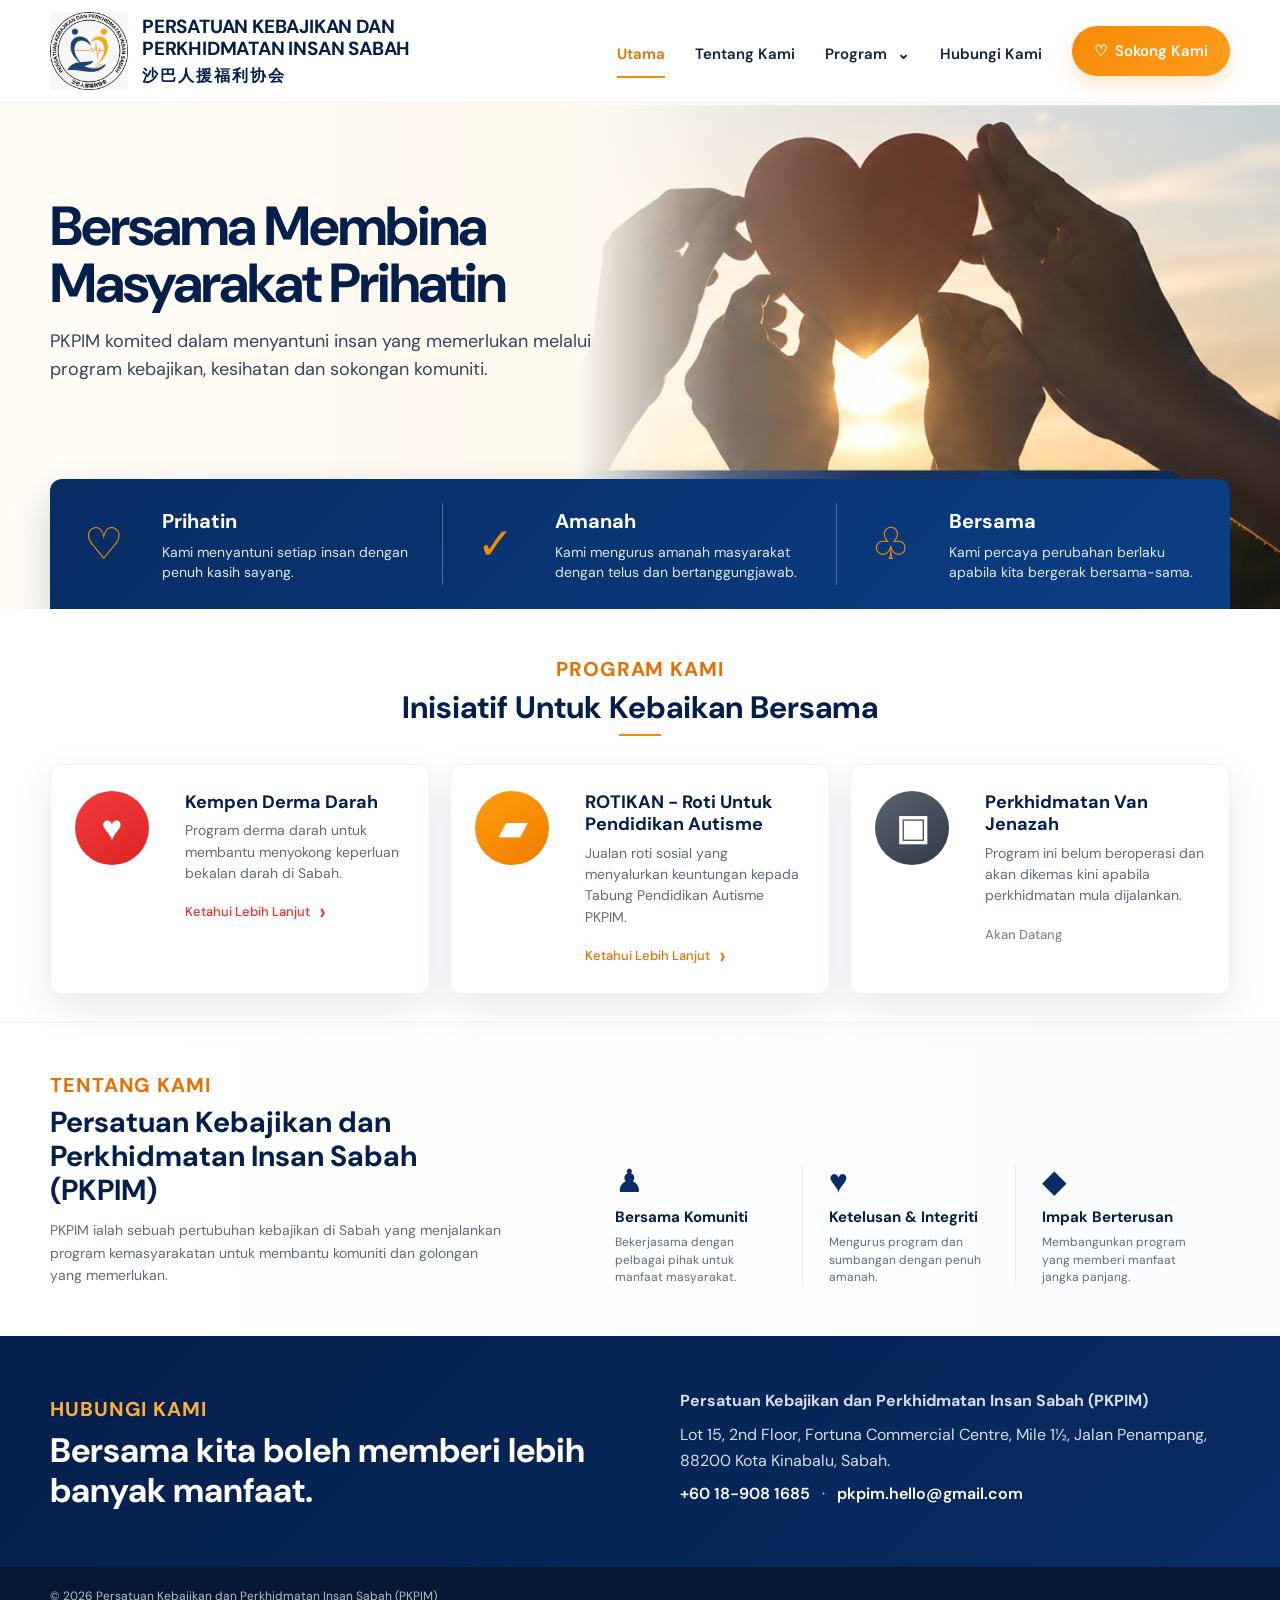
<file: index.html>
<!DOCTYPE html>
<html lang="ms">
<head>
  <meta charset="UTF-8" />
  <meta name="viewport" content="width=device-width, initial-scale=1.0" />
  <meta name="description" content="Laman Persatuan Kebajikan dan Perkhidmatan Insan Sabah (PKPIM). Program kebajikan, derma darah dan ROTIKAN untuk pendidikan autisme." />
  <title>PKPIS | Persatuan Kebajikan dan Perkhidmatan Insan Sabah</title>
  <link rel="preconnect" href="https://fonts.googleapis.com" />
  <link rel="preconnect" href="https://fonts.gstatic.com" crossorigin />
  <link href="https://fonts.googleapis.com/css2?family=DM+Sans:wght@400;500;600;700&display=swap" rel="stylesheet" />
  <link rel="stylesheet" href="style.css" />
</head>
<body>
  <header class="site-header" id="top">
    <nav class="navbar container" aria-label="Navigasi utama">
      <a class="brand" href="#top" aria-label="PKPIM halaman utama">
        <img src="assets/pkpim-logo.png" alt="Logo Persatuan Kebajikan dan Perkhidmatan Insan Sabah" />
        <span class="brand-copy">
          <strong>PERSATUAN KEBAJIKAN DAN<br />PERKHIDMATAN INSAN SABAH</strong>
          <small>沙巴人援福利协会</small>
        </span>
      </a>

      <button class="menu-toggle" type="button" aria-expanded="false" aria-controls="nav-menu" aria-label="Buka menu">
        <span></span><span></span><span></span>
      </button>

      <div class="nav-menu" id="nav-menu">
        <a class="active" href="#top">Utama</a>
        <a href="#tentang">Tentang Kami</a>

        <div class="dropdown">
          <button class="dropdown-toggle" type="button" aria-expanded="false">
            Program <span class="chevron">⌄</span>
          </button>
          <div class="dropdown-menu">
            <a href="blood-donation.html">Kempen Derma Darah</a>
            <a href="rotikan.html">ROTIKAN - Pendidikan Autisme</a>
            <a href="#van-jenazah">Perkhidmatan Van Jenazah</a>
          </div>
        </div>

        <a href="#hubungi">Hubungi Kami</a>
        <a class="support-button" href="#program">♡ <span>Sokong Kami</span></a>
      </div>
    </nav>
  </header>

  <main>
    <section class="hero" aria-labelledby="hero-title">
      <div class="hero-background" aria-hidden="true"></div>
      <div class="container hero-layout">
        <div class="hero-content">
          <h1 id="hero-title">Bersama Membina<br />Masyarakat Prihatin</h1>
          <p>PKPIM komited dalam menyantuni insan yang memerlukan melalui program kebajikan, kesihatan dan sokongan komuniti.</p>
        </div>
      </div>

      <div class="container values-wrap">
        <div class="values-bar">
          <article class="value-item">
            <div class="value-icon">♡</div>
            <div><h3>Prihatin</h3><p>Kami menyantuni setiap insan dengan penuh kasih sayang.</p></div>
          </article>
          <article class="value-item">
            <div class="value-icon">✓</div>
            <div><h3>Amanah</h3><p>Kami mengurus amanah masyarakat dengan telus dan bertanggungjawab.</p></div>
          </article>
          <article class="value-item">
            <div class="value-icon">♧</div>
            <div><h3>Bersama</h3><p>Kami percaya perubahan berlaku apabila kita bergerak bersama-sama.</p></div>
          </article>
        </div>
      </div>
    </section>

    <section class="program-section" id="program">
      <div class="container">
        <div class="section-title center">
          <span>PROGRAM KAMI</span>
          <h2>Inisiatif Untuk Kebaikan Bersama</h2>
          <i></i>
        </div>

        <div class="program-grid">
          <article class="program-card" id="derma-darah">
            <div class="program-icon blood-icon">♥</div>
            <div class="program-copy">
              <h3>Kempen Derma Darah</h3>
              <p>Program derma darah untuk membantu menyokong keperluan bekalan darah di Sabah.</p>
              <a href="blood-donation.html" class="learn-more red-link">Ketahui Lebih Lanjut <span>›</span></a>
            </div>
          </article>

          <article class="program-card" id="rotikan">
            <div class="program-icon bread-icon">▰</div>
            <div class="program-copy">
              <h3>ROTIKAN - Roti Untuk Pendidikan Autisme</h3>
              <p>Jualan roti sosial yang menyalurkan keuntungan kepada Tabung Pendidikan Autisme PKPIM.</p>
              <a href="rotikan.html" class="learn-more orange-link">Ketahui Lebih Lanjut <span>›</span></a>
            </div>
          </article>

          <article class="program-card" id="van-jenazah">
            <div class="program-icon hearse-icon">▣</div>
            <div class="program-copy">
              <h3>Perkhidmatan Van Jenazah</h3>
              <p>Program ini belum beroperasi dan akan dikemas kini apabila perkhidmatan mula dijalankan.</p>
              <span class="learn-more disabled">Akan Datang</span>
            </div>
          </article>
        </div>
      </div>
    </section>

    <section class="about-section" id="tentang">
      <div class="container about-grid">
        <div class="about-copy">
          <span class="section-kicker">TENTANG KAMI</span>
          <h2>Persatuan Kebajikan dan<br />Perkhidmatan Insan Sabah (PKPIM)</h2>
          <p>PKPIM ialah sebuah pertubuhan kebajikan di Sabah yang menjalankan program kemasyarakatan untuk membantu komuniti dan golongan yang memerlukan.</p>
        </div>

        <div class="about-values">
          <article>
            <div class="mini-icon">♟</div>
            <h3>Bersama Komuniti</h3>
            <p>Bekerjasama dengan pelbagai pihak untuk manfaat masyarakat.</p>
          </article>
          <article>
            <div class="mini-icon">♥</div>
            <h3>Ketelusan & Integriti</h3>
            <p>Mengurus program dan sumbangan dengan penuh amanah.</p>
          </article>
          <article>
            <div class="mini-icon">◆</div>
            <h3>Impak Berterusan</h3>
            <p>Membangunkan program yang memberi manfaat jangka panjang.</p>
          </article>
        </div>
      </div>
    </section>


    <section class="contact-section" id="hubungi">
      <div class="container contact-grid">
        <div>
          <span class="section-kicker light">HUBUNGI KAMI</span>
          <h2>Bersama kita boleh memberi lebih banyak manfaat.</h2>
        </div>
        <div class="contact-details">
          <p><strong>Persatuan Kebajikan dan Perkhidmatan Insan Sabah (PKPIM)</strong></p>
          <p>Lot 15, 2nd Floor, Fortuna Commercial Centre, Mile 1½, Jalan Penampang, 88200 Kota Kinabalu, Sabah.</p>
          <p><a href="tel:+60189081685">+60 18-908 1685</a> &nbsp; · &nbsp; <a href="mailto:pkpim.hello@gmail.com">pkpim.hello@gmail.com</a></p>
        </div>
      </div>
    </section>
  </main>

  <footer class="footer">
    <div class="container footer-row">
      <span>© <span id="year"></span> Persatuan Kebajikan dan Perkhidmatan Insan Sabah (PKPIM)</span>
    </div>
  </footer>

  <script src="script.js"></script>
</body>
</html>
</file>
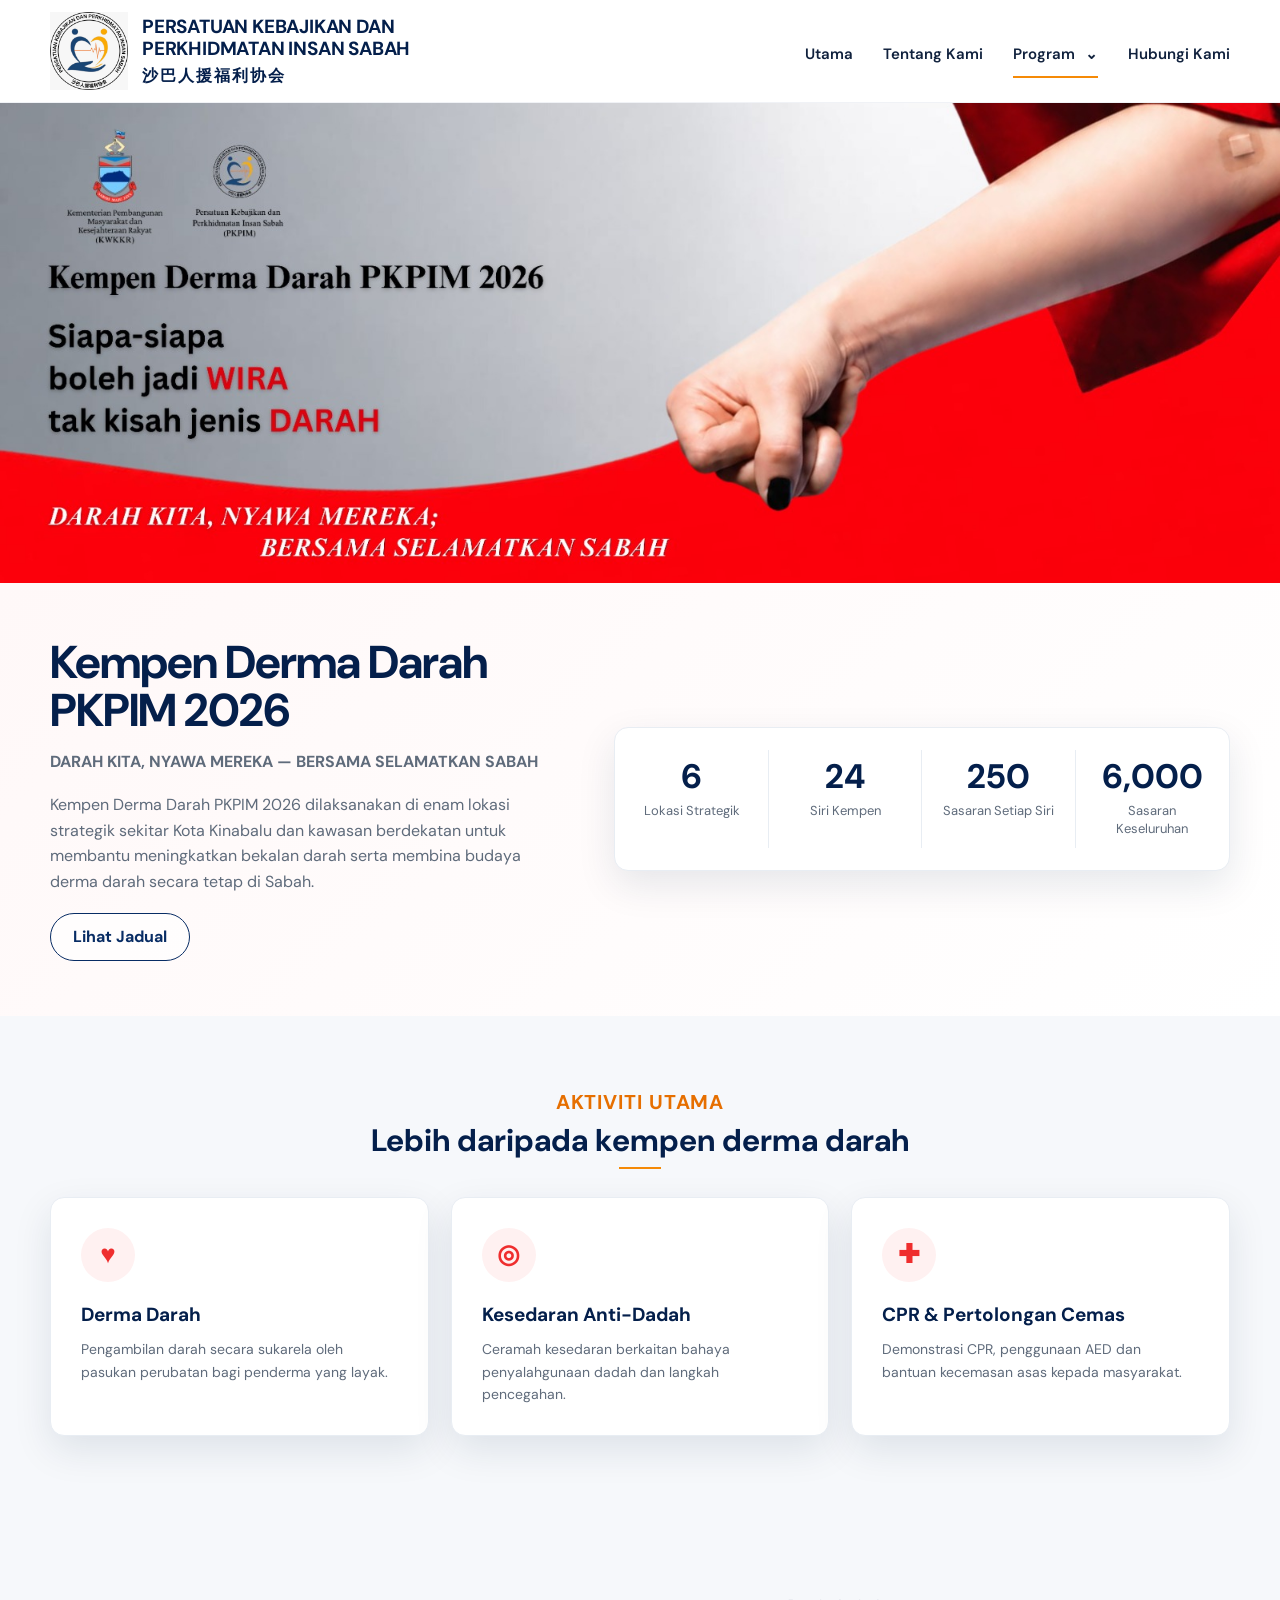
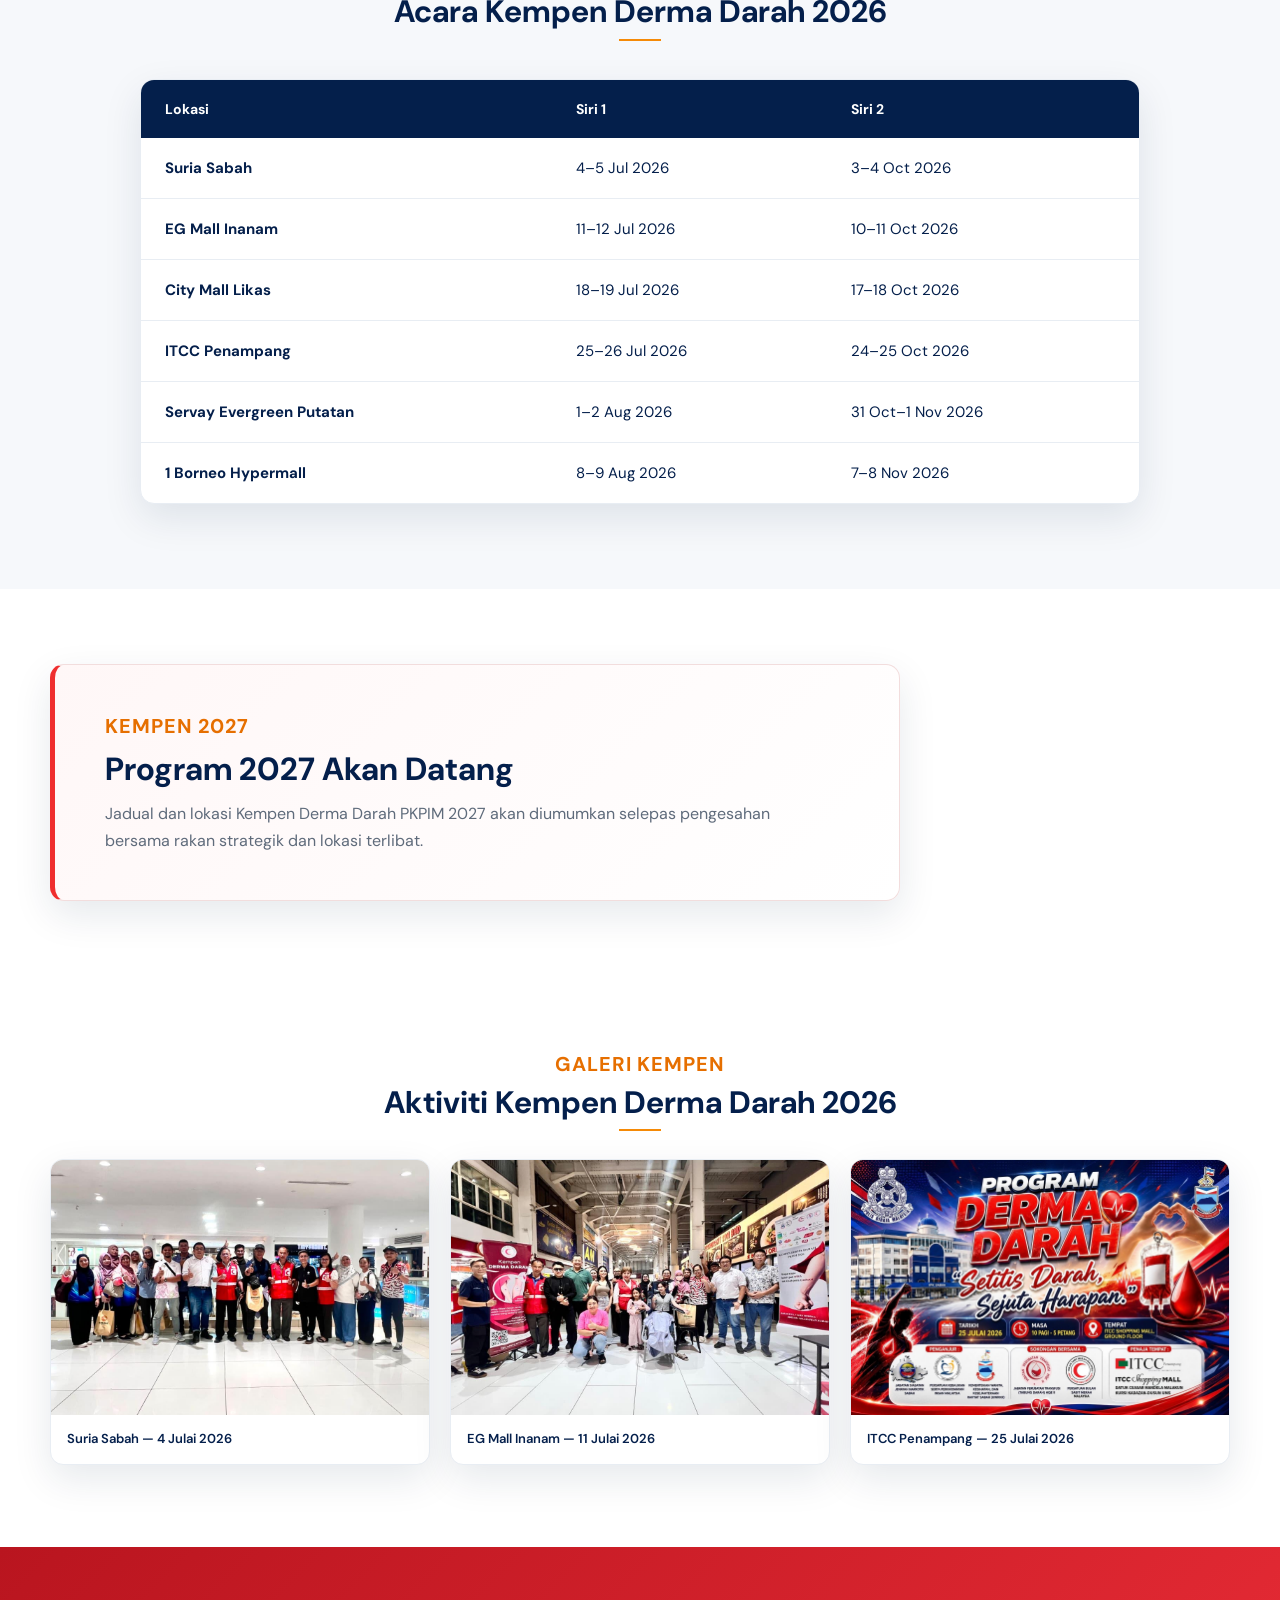
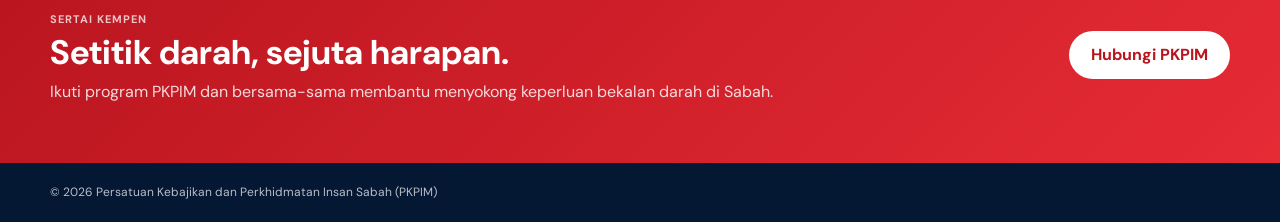
<file: blood-donation.html>
<!DOCTYPE html>
<html lang="ms">

<head>
  <meta charset="UTF-8" />
  <meta name="viewport" content="width=device-width, initial-scale=1.0" />

  <meta
    name="description"
    content="Kempen Derma Darah PKPIM oleh Persatuan Kebajikan dan Perkhidmatan Insan Sabah."
  />

  <title>Kempen Derma Darah | PKPIM</title>

  <link rel="preconnect" href="https://fonts.googleapis.com" />

  <link
    rel="preconnect"
    href="https://fonts.gstatic.com"
    crossorigin
  />

  <link
    href="https://fonts.googleapis.com/css2?family=DM+Sans:wght@400;500;600;700&display=swap"
    rel="stylesheet"
  />

  <link rel="stylesheet" href="style.css" />
</head>


<body>

  <!-- =========================
       HEADER
       ========================= -->

  <header class="site-header" id="top">

    <nav
      class="navbar container"
      aria-label="Navigasi utama"
    >

      <a
        class="brand"
        href="index.html"
        aria-label="PKPIM halaman utama"
      >

        <img
          src="assets/pkpim-logo.png"
          alt="Logo Persatuan Kebajikan dan Perkhidmatan Insan Sabah"
        />

        <span class="brand-copy">

          <strong>
            PERSATUAN KEBAJIKAN DAN<br />
            PERKHIDMATAN INSAN SABAH
          </strong>

          <small>
            沙巴人援福利协会
          </small>

        </span>

      </a>


      <button
        class="menu-toggle"
        type="button"
        aria-expanded="false"
        aria-controls="nav-menu"
        aria-label="Buka menu"
      >

        <span></span>
        <span></span>
        <span></span>

      </button>


      <div
        class="nav-menu"
        id="nav-menu"
      >

        <a href="index.html">
          Utama
        </a>

        <a href="index.html#tentang">
          Tentang Kami
        </a>


        <div class="dropdown">

          <button
            class="dropdown-toggle active"
            type="button"
            aria-expanded="false"
          >

            Program

            <span class="chevron">
              ⌄
            </span>

          </button>


          <div class="dropdown-menu">

            <a
              class="current-program"
              href="blood-donation.html"
            >
              Kempen Derma Darah
            </a>

            <a href="rotikan.html">
              ROTIKAN - Pendidikan Autisme
            </a>

            <a href="index.html#van-jenazah">
              Perkhidmatan Van Jenazah
            </a>

          </div>

        </div>


        <a href="index.html#hubungi">
          Hubungi Kami
        </a>

      </div>

    </nav>

  </header>


  <main>


    <!-- =========================
         BLOOD DONATION POSTER
         ========================= -->

    <section class="blood-hero">

      <div class="blood-hero-image">

        <img
          src="assets/blood-donation-poster.jpg"
          alt="Poster Kempen Derma Darah PKPIM 2026"
        />

      </div>

    </section>



    <!-- =========================
         BLOOD INTRO
         ========================= -->

    <section class="blood-intro">

      <div class="container blood-intro-grid">


        <div class="blood-hero-copy">

          <h1>
            Kempen Derma Darah<br />
            PKPIM 2026
          </h1>


          <p class="blood-tagline">

            DARAH KITA, NYAWA MEREKA —
            BERSAMA SELAMATKAN SABAH

          </p>


          <p>

            Kempen Derma Darah PKPIM 2026 dilaksanakan
            di enam lokasi strategik sekitar Kota Kinabalu
            dan kawasan berdekatan untuk membantu
            meningkatkan bekalan darah serta membina
            budaya derma darah secara tetap di Sabah.

          </p>


          <div class="hero-actions">

            <a
              class="btn btn-outline"
              href="#jadual-2026"
            >
              Lihat Jadual
            </a>

          </div>

        </div>



        <!-- STATISTICS -->

        <div class="blood-stats-card">

          <div>

            <strong>
              6
            </strong>

            <span>
              Lokasi Strategik
            </span>

          </div>


          <div>

            <strong>
              24
            </strong>

            <span>
              Siri Kempen
            </span>

          </div>


          <div>

            <strong>
              250
            </strong>

            <span>
              Sasaran Setiap Siri
            </span>

          </div>


          <div>

            <strong>
              6,000
            </strong>

            <span>
              Sasaran Keseluruhan
            </span>

          </div>

        </div>


      </div>

    </section>



    <!-- =========================
         ACTIVITIES
         ========================= -->

    <section class="blood-activities">

      <div class="container">


        <div class="section-title center">

          <span>
            AKTIVITI UTAMA
          </span>

          <h2>
            Lebih daripada kempen derma darah
          </h2>

          <i></i>

        </div>



        <div class="blood-card-grid">


          <article class="blood-info-card">

            <div class="blood-card-icon">
              ♥
            </div>

            <h3>
              Derma Darah
            </h3>

            <p>

              Pengambilan darah secara sukarela
              oleh pasukan perubatan bagi penderma
              yang layak.

            </p>

          </article>



          <article class="blood-info-card">

            <div class="blood-card-icon">
              ◎
            </div>

            <h3>
              Kesedaran Anti-Dadah
            </h3>

            <p>

              Ceramah kesedaran berkaitan bahaya
              penyalahgunaan dadah dan langkah
              pencegahan.

            </p>

          </article>



          <article class="blood-info-card">

            <div class="blood-card-icon">
              ✚
            </div>

            <h3>
              CPR &amp; Pertolongan Cemas
            </h3>

            <p>

              Demonstrasi CPR, penggunaan AED
              dan bantuan kecemasan asas kepada
              masyarakat.

            </p>

          </article>


        </div>

      </div>

    </section>



    <!-- =========================
         2026 SCHEDULE
         ========================= -->

    <section
      class="blood-schedule"
      id="jadual-2026"
    >

      <div class="container">


        <div class="section-title center">

          <h2>
            Acara Kempen Derma Darah 2026
          </h2>

          <i></i>

        </div>



        <div class="blood-table-wrap">

          <table class="blood-event-table">


            <thead>

              <tr>

                <th>
                  Lokasi
                </th>

                <th>
                  Siri 1
                </th>

                <th>
                  Siri 2
                </th>

              </tr>

            </thead>



            <tbody>


              <tr>

                <td>
                  Suria Sabah
                </td>

                <td>
                  4–5 Jul 2026
                </td>

                <td>
                  3–4 Oct 2026
                </td>

              </tr>



              <tr>

                <td>
                  EG Mall Inanam
                </td>

                <td>
                  11–12 Jul 2026
                </td>

                <td>
                  10–11 Oct 2026
                </td>

              </tr>



              <tr>

                <td>
                  City Mall Likas
                </td>

                <td>
                  18–19 Jul 2026
                </td>

                <td>
                  17–18 Oct 2026
                </td>

              </tr>



              <tr>

                <td>
                  ITCC Penampang
                </td>

                <td>
                  25–26 Jul 2026
                </td>

                <td>
                  24–25 Oct 2026
                </td>

              </tr>



              <tr>

                <td>
                  Servay Evergreen Putatan
                </td>

                <td>
                  1–2 Aug 2026
                </td>

                <td>
                  31 Oct–1 Nov 2026
                </td>

              </tr>



              <tr>

                <td>
                  1 Borneo Hypermall
                </td>

                <td>
                  8–9 Aug 2026
                </td>

                <td>
                  7–8 Nov 2026
                </td>

              </tr>


            </tbody>

          </table>

        </div>

      </div>

    </section>



    <!-- =========================
         2027 COMING SOON
         ========================= -->

    <section class="blood-coming-soon">

      <div class="container">

        <div class="blood-coming-soon-inner">


          <span class="section-kicker">

            KEMPEN 2027

          </span>


          <h2>

            Program 2027 Akan Datang

          </h2>


          <p>

            Jadual dan lokasi Kempen Derma Darah
            PKPIM 2027 akan diumumkan selepas
            pengesahan bersama rakan strategik dan
            lokasi terlibat.

          </p>


        </div>

      </div>

    </section>



    <!-- =========================
         GALLERY
         ========================= -->

    <section
      class="blood-gallery"
      id="galeri-kempen"
    >

      <div class="container">


        <div class="section-title center">

          <span>
            GALERI KEMPEN
          </span>

          <h2>
            Aktiviti Kempen Derma Darah 2026
          </h2>

          <i></i>

        </div>



        <div class="blood-gallery-grid">


          <figure>

            <img
              src="assets/blood-suriasabah.jpg"
              alt="Aktiviti Kempen Derma Darah PKPIM di Suria Sabah"
            />

            <figcaption>
              Suria Sabah — 4 Julai 2026
            </figcaption>

          </figure>



          <figure>

            <img
              src="assets/blood-egmall.jpg"
              alt="Aktiviti Kempen Derma Darah PKPIM di EG Mall Inanam"
            />

            <figcaption>
              EG Mall Inanam — 11 Julai 2026
            </figcaption>

          </figure>



          <figure>

            <img
              src="assets/blood-itcc.jpg"
              alt="Aktiviti Kempen Derma Darah PKPIM di ITCC Penampang"
            />

            <figcaption>
              ITCC Penampang — 25 Julai 2026
            </figcaption>

          </figure>


        </div>

      </div>

    </section>



    <!-- =========================
         CTA
         ========================= -->

    <section class="blood-cta">

      <div class="container blood-cta-inner">


        <div>

          <span>
            SERTAI KEMPEN
          </span>

          <h2>
            Setitik darah, sejuta harapan.
          </h2>

          <p>

            Ikuti program PKPIM dan bersama-sama
            membantu menyokong keperluan bekalan
            darah di Sabah.

          </p>

        </div>



        <a
          class="btn blood-white-btn"
          href="index.html#hubungi"
        >

          Hubungi PKPIM

        </a>


      </div>

    </section>


  </main>



  <!-- =========================
       FOOTER
       ========================= -->

  <footer class="footer">

    <div class="container footer-row">

      <span>

        ©
        <span id="year"></span>
        Persatuan Kebajikan dan Perkhidmatan
        Insan Sabah (PKPIM)

      </span>

    </div>

  </footer>


  <script src="script.js"></script>


</body>

</html>
</file>
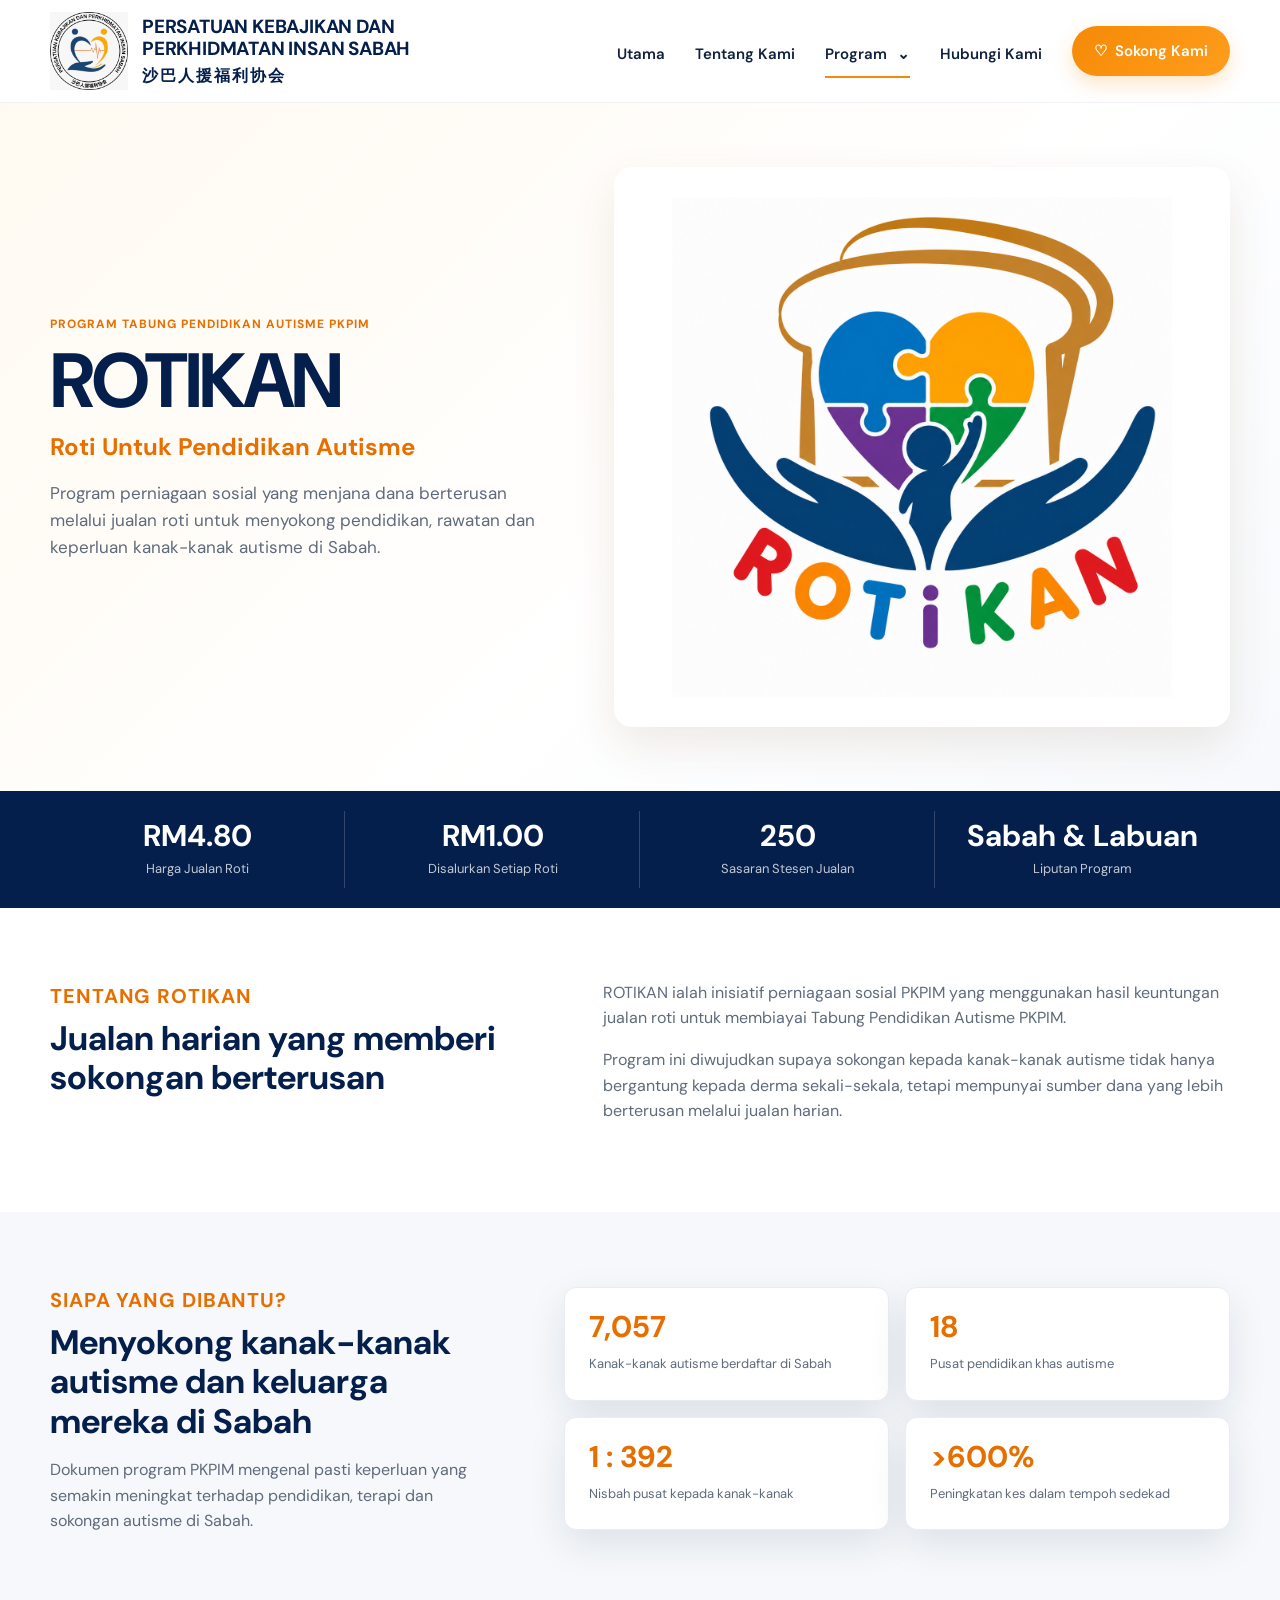
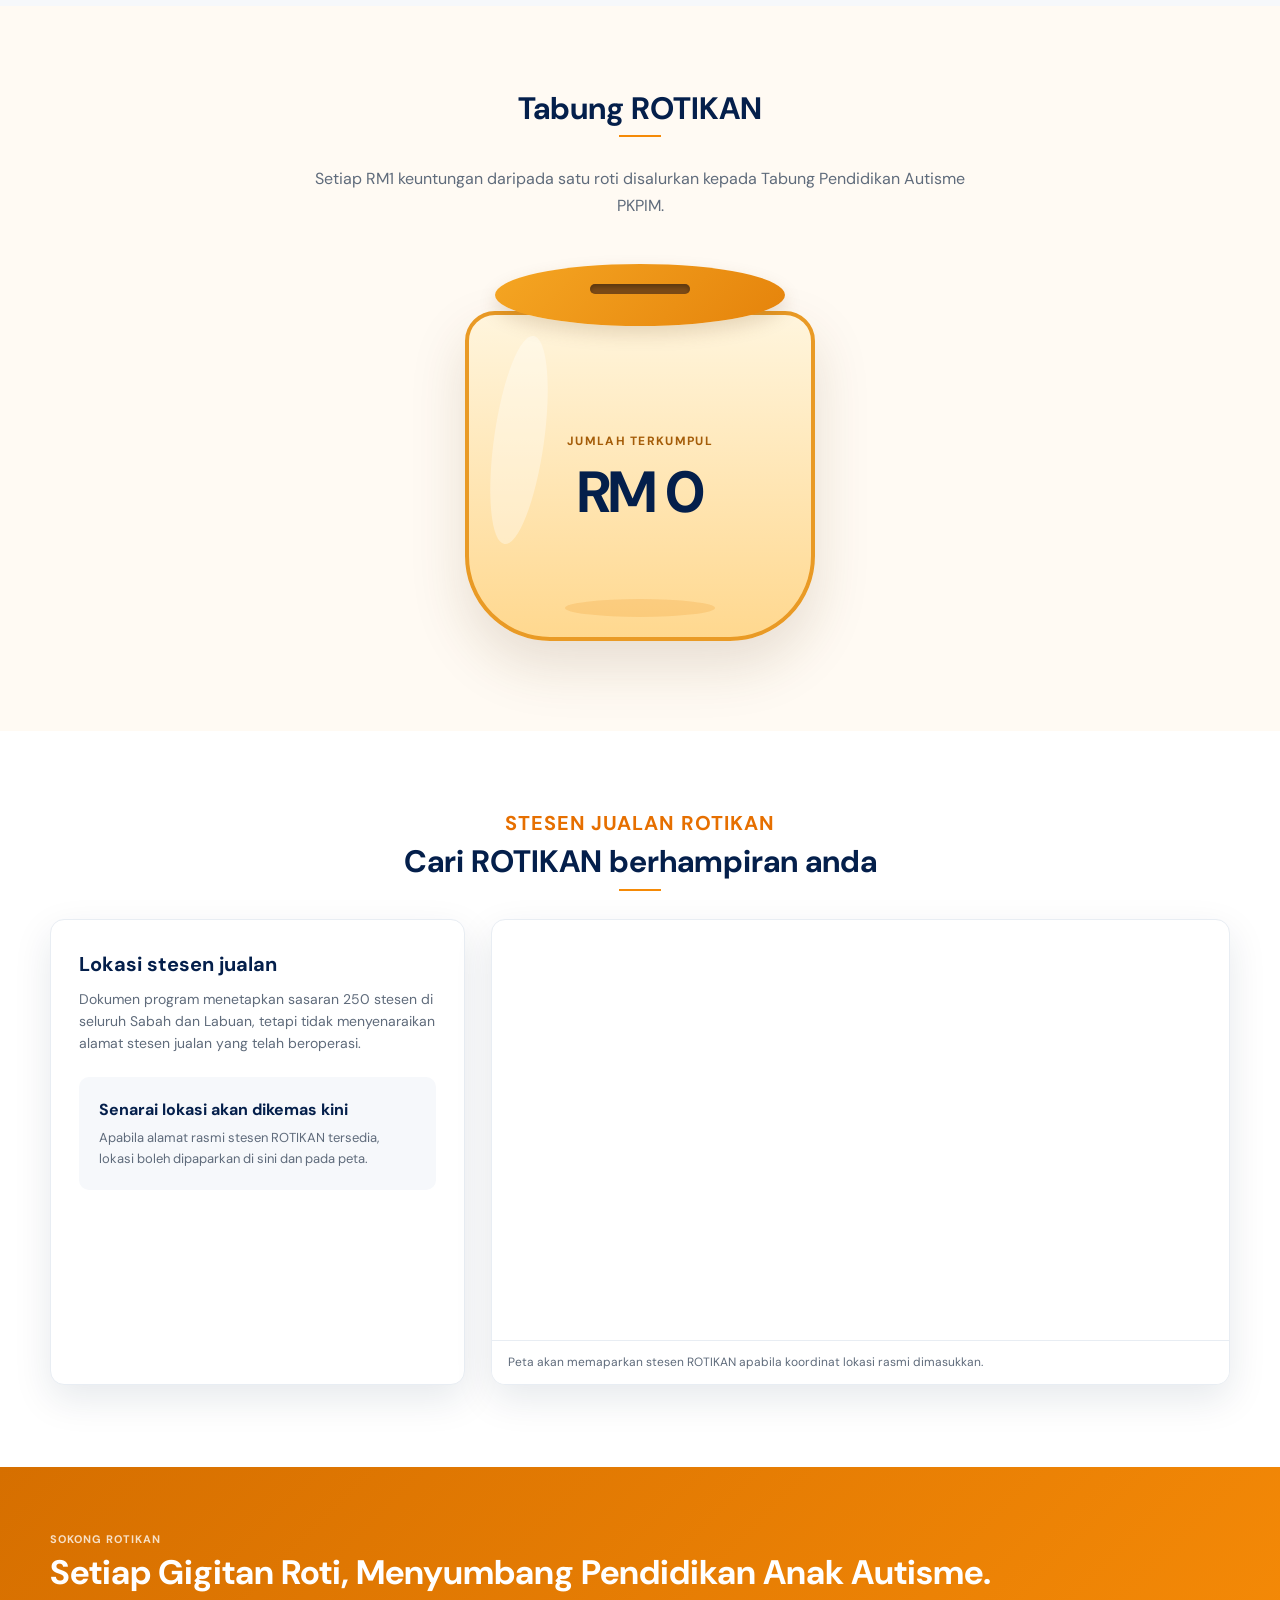
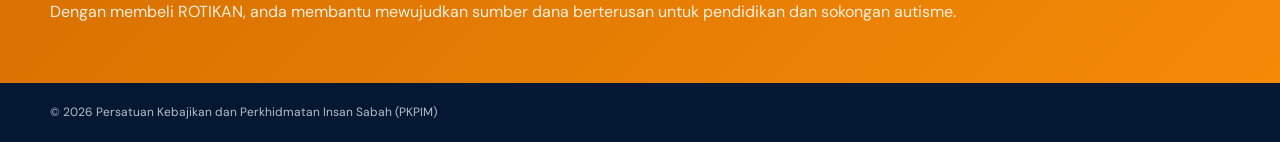
<file: rotikan.html>
<!DOCTYPE html>
<html lang="ms">
<head>
  <meta charset="UTF-8" />
  <meta name="viewport" content="width=device-width, initial-scale=1.0" />
  <meta name="description" content="ROTIKAN - Roti Untuk Pendidikan Autisme, program perniagaan sosial oleh Persatuan Kebajikan dan Perkhidmatan Insan Sabah (PKPIM)." />
  <title>ROTIKAN | PKPIM</title>
  <link rel="preconnect" href="https://fonts.googleapis.com" />
  <link rel="preconnect" href="https://fonts.gstatic.com" crossorigin />
  <link href="https://fonts.googleapis.com/css2?family=DM+Sans:wght@400;500;600;700&display=swap" rel="stylesheet" />
  <link rel="stylesheet" href="style.css" />
</head>
<body>
  <header class="site-header" id="top">
    <nav class="navbar container" aria-label="Navigasi utama">
      <a class="brand" href="index.html" aria-label="PKPIM halaman utama">
        <img src="assets/pkpim-logo.png" alt="Logo Persatuan Kebajikan dan Perkhidmatan Insan Sabah" />
        <span class="brand-copy">
          <strong>PERSATUAN KEBAJIKAN DAN<br />PERKHIDMATAN INSAN SABAH</strong>
          <small>沙巴人援福利协会</small>
        </span>
      </a>

      <button class="menu-toggle" type="button" aria-expanded="false" aria-controls="nav-menu" aria-label="Buka menu">
        <span></span><span></span><span></span>
      </button>

      <div class="nav-menu" id="nav-menu">
        <a href="index.html">Utama</a>
        <a href="index.html#tentang">Tentang Kami</a>
        <div class="dropdown">
          <button class="dropdown-toggle active" type="button" aria-expanded="false">
            Program <span class="chevron">⌄</span>
          </button>
          <div class="dropdown-menu">
            <a href="blood-donation.html">Kempen Derma Darah</a>
            <a class="current-program rotikan-current" href="rotikan.html">ROTIKAN - Pendidikan Autisme</a>
            <a href="index.html#van-jenazah">Perkhidmatan Van Jenazah</a>
          </div>
        </div>
        <a href="index.html#hubungi">Hubungi Kami</a>
        <a class="support-button" href="#tabung">♡ <span>Sokong Kami</span></a>
      </div>
    </nav>
  </header>

  <main>
    <section class="rotikan-hero">
      <div class="container rotikan-hero-grid">
        <div class="rotikan-hero-copy">
          <span class="rotikan-kicker">PROGRAM TABUNG PENDIDIKAN AUTISME PKPIM</span>
          <h1>ROTIKAN</h1>
          <p class="rotikan-tagline">Roti Untuk Pendidikan Autisme</p>
          <p>Program perniagaan sosial yang menjana dana berterusan melalui jualan roti untuk menyokong pendidikan, rawatan dan keperluan kanak-kanak autisme di Sabah.</p>
        </div>
        <div class="rotikan-hero-image">
          <img src="assets/rotikan-logo.png" alt="Roti ROTIKAN untuk Program Pendidikan Autisme PKPIM" />
        </div>
      </div>
    </section>

    <section class="rotikan-stats" aria-label="Maklumat utama ROTIKAN">
      <div class="container rotikan-stats-grid">
        <div><strong>RM4.80</strong><span>Harga Jualan Roti</span></div>
        <div><strong>RM1.00</strong><span>Disalurkan Setiap Roti</span></div>
        <div><strong>250</strong><span>Sasaran Stesen Jualan</span></div>
        <div><strong>Sabah &amp; Labuan</strong><span>Liputan Program</span></div>
      </div>
    </section>

    <section class="rotikan-about" id="tentang-rotikan">
      <div class="container rotikan-two-col">
        <div>
          <span class="section-kicker">TENTANG ROTIKAN</span>
          <h2>Jualan harian yang memberi sokongan berterusan</h2>
        </div>
        <div class="rotikan-body-copy">
          <p>ROTIKAN ialah inisiatif perniagaan sosial PKPIM yang menggunakan hasil keuntungan jualan roti untuk membiayai Tabung Pendidikan Autisme PKPIM.</p>
          <p>Program ini diwujudkan supaya sokongan kepada kanak-kanak autisme tidak hanya bergantung kepada derma sekali-sekala, tetapi mempunyai sumber dana yang lebih berterusan melalui jualan harian.</p>
        </div>
      </div>
    </section>

    <section class="rotikan-beneficiaries">
      <div class="container beneficiaries-grid">
        <div class="beneficiaries-copy">
          <span class="section-kicker">SIAPA YANG DIBANTU?</span>
          <h2>Menyokong kanak-kanak autisme dan keluarga mereka di Sabah</h2>
          <p>Dokumen program PKPIM mengenal pasti keperluan yang semakin meningkat terhadap pendidikan, terapi dan sokongan autisme di Sabah.</p>
        </div>
        <div class="rotikan-facts">
          <div><strong>7,057</strong><span>Kanak-kanak autisme berdaftar di Sabah</span></div>
          <div><strong>18</strong><span>Pusat pendidikan khas autisme</span></div>
          <div><strong>1 : 392</strong><span>Nisbah pusat kepada kanak-kanak</span></div>
          <div><strong>&gt;600%</strong><span>Peningkatan kes dalam tempoh sedekad</span></div>
        </div>
      </div>
    </section>

    <section class="rotikan-live-fund" id="tabung">
  <div class="container">

    <div class="section-title center">
      <h2>Tabung ROTIKAN</h2>
      <i></i>
    </div>

    <p class="tabung-description">
      Setiap RM1 keuntungan daripada satu roti disalurkan kepada
      Tabung Pendidikan Autisme PKPIM.
    </p>


    <div class="tabung-wrap">

      <div class="tabung">

        <div class="tabung-lid">
          <div class="tabung-slot"></div>
        </div>

        <div class="tabung-body">

          <span class="tabung-label">
            JUMLAH TERKUMPUL
          </span>

          <strong
            id="rotikan-fund-total"
            data-current="0"
          >
            RM0
          </strong>

        </div>

      </div>

    </div>

  </div>
</section>


    <section class="rotikan-location" id="lokasi">
      <div class="container">
        <div class="section-title center">
          <span>STESEN JUALAN ROTIKAN</span>
          <h2>Cari ROTIKAN berhampiran anda</h2>
          <i></i>
        </div>

        <div class="location-layout">
          <div class="location-panel">
            <h3>Lokasi stesen jualan</h3>
            <p>Dokumen program menetapkan sasaran 250 stesen di seluruh Sabah dan Labuan, tetapi tidak menyenaraikan alamat stesen jualan yang telah beroperasi.</p>
            <div id="rotikan-location-list" class="location-list">
              <div class="location-empty">
                <strong>Senarai lokasi akan dikemas kini</strong>
                <span>Apabila alamat rasmi stesen ROTIKAN tersedia, lokasi boleh dipaparkan di sini dan pada peta.</span>
              </div>
            </div>
          </div>

          <div class="rotikan-map-card">
            <iframe
              title="Peta Sabah dan Labuan untuk lokasi stesen ROTIKAN"
              src="https://www.openstreetmap.org/export/embed.html?bbox=114.0%2C4.0%2C119.5%2C7.6&amp;layer=mapnik"
              loading="lazy">
            </iframe>
            <div class="map-caption">Peta akan memaparkan stesen ROTIKAN apabila koordinat lokasi rasmi dimasukkan.</div>
          </div>
        </div>
      </div>
    </section>

    <section class="rotikan-cta">
      <div class="container rotikan-cta-inner">
        <div>
          <span>SOKONG ROTIKAN</span>
          <h2>Setiap Gigitan Roti, Menyumbang Pendidikan Anak Autisme.</h2>
          <p>Dengan membeli ROTIKAN, anda membantu mewujudkan sumber dana berterusan untuk pendidikan dan sokongan autisme.</p>
        </div>
      </div>
    </section>
  </main>

  <footer class="footer">
    <div class="container footer-row">
      <span>© <span id="year"></span> Persatuan Kebajikan dan Perkhidmatan Insan Sabah (PKPIM)</span>
    </div>
  </footer>

  <script src="script.js"></script>
</body>
</html>
</file>
<file: style.css>
:root {
  --navy: #082c64;
  --navy-dark: #041f4b;
  --orange: #f58a07;
  --orange-dark: #e66f00;
  --red: #ef2e2e;
  --ink: #10213d;
  --muted: #5f6b7b;
  --line: #e8edf3;
  --surface: #ffffff;
  --soft: #f6f8fb;
  --shadow: 0 14px 38px rgba(12, 37, 71, 0.10);
  --radius: 14px;
  --container: 1180px;
}


/* =========================
   GLOBAL
   ========================= */

* {
  box-sizing: border-box;
}

html {
  scroll-behavior: smooth;
}

body {
  margin: 0;
  font-family: "DM Sans", Arial, sans-serif;
  color: var(--ink);
  background: #fff;
  line-height: 1.6;
}

img {
  max-width: 100%;
  display: block;
}

a {
  color: inherit;
  text-decoration: none;
}

button {
  font: inherit;
}

.container {
  width: min(var(--container), calc(100% - 40px));
  margin: 0 auto;
}


/* =========================
   HEADER
   ========================= */

.site-header {
  position: sticky;
  top: 0;
  z-index: 1000;

  background: rgba(255, 255, 255, 0.97);
  border-bottom: 1px solid rgba(8, 44, 100, 0.06);

  backdrop-filter: blur(14px);
}

.navbar {
  min-height: 102px;

  display: flex;
  align-items: center;
  justify-content: space-between;

  gap: 28px;
}

.brand {
  display: flex;
  align-items: center;

  gap: 14px;

  min-width: 410px;
}

.brand img {
  width: 78px;
  height: 78px;

  object-fit: contain;
}

.brand-copy {
  display: flex;
  flex-direction: column;

  line-height: 1.18;
}

.brand-copy strong {
  color: var(--navy-dark);

  font-size: 19px;
  font-weight: 700;

  letter-spacing: -0.2px;
}

.brand-copy small {
  margin-top: 7px;

  color: var(--navy-dark);

  font-size: 16px;
  font-weight: 700;

  letter-spacing: 2px;
}


/* =========================
   NAVIGATION
   ========================= */

.nav-menu {
  display: flex;
  align-items: center;

  gap: 30px;

  font-size: 15px;
  font-weight: 600;

  white-space: nowrap;
}

.nav-menu > a:not(.support-button),
.dropdown-toggle {
  position: relative;

  padding: 39px 0 34px;
}

.nav-menu > a:not(.support-button)::after,
.dropdown-toggle::after {
  content: "";

  position: absolute;

  left: 0;
  right: 0;
  bottom: 22px;

  height: 2px;

  background: var(--orange);

  transform: scaleX(0);

  transition: transform .2s ease;
}

.nav-menu > a:hover::after,
.nav-menu > a.active::after,
.dropdown:hover .dropdown-toggle::after {
  transform: scaleX(1);
}

.nav-menu > a.active {
  color: var(--orange-dark);
}


/* =========================
   DROPDOWN
   ========================= */

.dropdown {
  position: relative;
}

.dropdown-toggle {
  border: 0;

  background: transparent;

  color: var(--ink);

  font-weight: 600;

  cursor: pointer;
}

.chevron {
  margin-left: 6px;
}

.dropdown-menu {
  position: absolute;

  left: -20px;
  top: 78px;

  min-width: 270px;

  padding: 9px;

  background: #fff;

  border: 1px solid var(--line);
  border-radius: 12px;

  box-shadow: var(--shadow);

  opacity: 0;
  visibility: hidden;

  transform: translateY(8px);

  transition: .2s ease;
}

.dropdown:hover .dropdown-menu,
.dropdown.open .dropdown-menu {
  opacity: 1;
  visibility: visible;

  transform: translateY(0);
}

.dropdown-menu a {
  display: block;

  padding: 11px 12px;

  border-radius: 8px;

  color: var(--ink);
}

.dropdown-menu a:hover {
  background: var(--soft);

  color: var(--orange-dark);
}


/* =========================
   SUPPORT BUTTON
   ========================= */

.support-button {
  display: inline-flex;
  align-items: center;

  gap: 8px;

  padding: 13px 22px;

  border-radius: 999px;

  color: #fff;

  background:
    linear-gradient(
      135deg,
      var(--orange),
      #ff9d1c
    );

  box-shadow:
    0 8px 20px rgba(245, 138, 7, .22);
}


/* =========================
   MOBILE MENU BUTTON
   ========================= */

.menu-toggle {
  display: none;

  border: 0;

  background: transparent;

  padding: 6px;

  cursor: pointer;
}

.menu-toggle span {
  display: block;

  width: 26px;
  height: 2px;

  margin: 5px 0;

  background: var(--navy-dark);
}


/* =========================
   INDEX HERO
   ========================= */

.hero {
  position: relative;

  min-height: 500px;

  overflow: hidden;

  background:
    linear-gradient(
      90deg,
      #fffdf8 0%,
      #fff8ec 45%,
      #f3eadc 100%
    );
}

.hero-background {
  position: absolute;

  inset: 0 0 0 45%;

  background:
    linear-gradient(
      90deg,
      rgba(255, 250, 241, 1) 0%,
      rgba(255, 250, 241, .22) 22%,
      rgba(255, 255, 255, 0) 42%
    ),
    url("assets/hero-community.png")
    center / cover
    no-repeat;
}

.hero::after {
  content: "";

  position: absolute;
  inset: 0;

  pointer-events: none;

  background:
    linear-gradient(
      90deg,
      rgba(255, 250, 241, .22),
      rgba(255, 255, 255, 0)
    );
}

.hero-layout {
  position: relative;

  z-index: 2;

  min-height: 440px;

  display: flex;
  align-items: center;
}

.hero-content {
  width: 50%;

  padding: 54px 0 92px;
}

.hero h1 {
  margin: 0 0 16px;

  color: var(--navy-dark);

  font-size: clamp(42px, 4.3vw, 64px);

  line-height: 1.03;

  letter-spacing: -2px;
}

.hero p {
  max-width: 590px;

  margin: 0 0 26px;

  color: #34445c;

  font-size: 18px;

  line-height: 1.55;
}

.hero-actions {
  display: flex;
  flex-wrap: wrap;

  gap: 14px;
}


/* =========================
   BUTTONS
   ========================= */

.btn {
  display: inline-flex;
  align-items: center;
  justify-content: center;

  min-height: 48px;

  padding: 0 22px;

  border-radius: 999px;

  font-weight: 700;

  transition: .2s ease;
}

.btn-primary {
  color: #fff;

  background: var(--navy);

  box-shadow:
    0 8px 20px rgba(8, 44, 100, .18);
}

.btn-primary:hover {
  background: var(--navy-dark);

  transform: translateY(-1px);
}

.btn-outline {
  border: 1.5px solid var(--navy);

  color: var(--navy);

  background: rgba(255, 255, 255, .72);
}

.btn-outline:hover {
  background: #fff;

  transform: translateY(-1px);
}


/* =========================
   VALUES
   ========================= */

.values-wrap {
  position: relative;

  z-index: 4;

  margin-top: -64px;
}

.values-bar {
  display: grid;

  grid-template-columns: repeat(3, 1fr);

  background:
    linear-gradient(
      135deg,
      var(--navy),
      #0b3f84
    );

  border-radius: 12px 12px 0 0;

  overflow: hidden;

  box-shadow:
    0 18px 40px rgba(7, 35, 77, .20);
}

.value-item {
  position: relative;

  min-height: 124px;

  display: grid;

  grid-template-columns: 64px 1fr;

  align-items: center;

  gap: 14px;

  padding: 26px 34px;

  color: #fff;
}

.value-item:not(:last-child)::after {
  content: "";

  position: absolute;

  right: 0;
  top: 24px;
  bottom: 24px;

  width: 1px;

  background: rgba(255, 255, 255, .28);
}

.value-icon {
  color: var(--orange);

  font-size: 44px;

  line-height: 1;
}

.value-item h3 {
  margin: 0 0 5px;

  font-size: 20px;
}

.value-item p {
  margin: 0;

  color: rgba(255, 255, 255, .88);

  font-size: 14px;

  line-height: 1.45;
}


/* =========================
   PROGRAM SECTION
   ========================= */

.program-section {
  padding: 44px 0 28px;

  background: #fff;
}

.section-title.center {
  text-align: center;

  margin-bottom: 28px;
}

.section-title span,
.section-kicker {
  color: var(--orange-dark);

  font-size: 20px;
  font-weight: 700;

  letter-spacing: .9px;
}

.section-title h2 {
  margin: 4px 0 8px;

  color: var(--navy-dark);

  font-size: 31px;

  line-height: 1.2;
}

.section-title i {
  display: block;

  width: 42px;
  height: 2px;

  margin: 0 auto;

  background: var(--orange);
}

.program-grid {
  display: grid;

  grid-template-columns: repeat(3, 1fr);

  gap: 20px;
}

.program-card {
  display: grid;

  grid-template-columns: 92px 1fr;

  gap: 18px;

  align-items: start;

  min-height: 166px;

  padding: 26px 24px;

  border: 1px solid #edf1f5;
  border-radius: 10px;

  background: #fff;

  box-shadow: var(--shadow);

  transition:
    transform .2s ease,
    box-shadow .2s ease;
}

.program-card:hover {
  transform: translateY(-4px);

  box-shadow:
    0 20px 48px rgba(12, 37, 71, .13);
}

.program-icon {
  width: 74px;
  height: 74px;

  display: grid;
  place-items: center;

  border-radius: 50%;

  color: #fff;

  font-size: 35px;
  font-weight: 700;
}

.blood-icon {
  background:
    linear-gradient(
      145deg,
      #f53b3b,
      #dc2424
    );
}

.bread-icon {
  background:
    linear-gradient(
      145deg,
      #ff9e0c,
      #f07c00
    );
}

.hearse-icon {
  background:
    linear-gradient(
      145deg,
      #596270,
      #303a48
    );
}

.program-copy h3 {
  margin: 0 0 7px;

  color: var(--navy-dark);

  font-size: 18px;

  line-height: 1.25;
}

.program-copy p {
  margin: 0 0 14px;

  color: var(--muted);

  font-size: 14px;

  line-height: 1.52;
}

.learn-more {
  display: inline-flex;
  align-items: center;

  gap: 9px;

  font-size: 13px;
  font-weight: 500;
}

.learn-more span {
  font-size: 24px;

  line-height: 0;
}

.red-link {
  color: var(--red);
}

.orange-link {
  color: var(--orange-dark);
}

.disabled {
  color: #7d8795;
}


/* =========================
   ABOUT
   ========================= */

.about-section {
  padding: 46px 0 50px;

  background:
    linear-gradient(
      90deg,
      #fff,
      #fbfcfe
    );

  border-top: 1px solid #f1f4f7;
}

.about-grid {
  display: grid;

  grid-template-columns: 1.1fr 1.55fr;

  gap: 84px;

  align-items: end;
}

.about-copy h2 {
  margin: 5px 0 12px;

  color: var(--navy-dark);

  font-size: 29px;

  line-height: 1.16;
}

.about-copy p {
  max-width: 540px;

  margin: 0;

  color: var(--muted);

  font-size: 14px;
}

.about-values {
  display: grid;

  grid-template-columns: repeat(3, 1fr);
}

.about-values article {
  min-height: 118px;

  padding: 0 26px;
}

.about-values article:not(:last-child) {
  border-right: 1px solid var(--line);
}

.mini-icon {
  margin-bottom: 8px;

  color: var(--navy);

  font-size: 32px;

  line-height: 1;
}

.about-values h3 {
  margin: 0 0 5px;

  color: var(--navy-dark);

  font-size: 15px;
}

.about-values p {
  margin: 0;

  color: var(--muted);

  font-size: 12px;

  line-height: 1.45;
}


/* =========================
   INFO STRIP
   ========================= */

.info-strip {
  padding: 24px 0;

  background: var(--soft);

  border-top: 1px solid var(--line);
  border-bottom: 1px solid var(--line);
}

.info-grid {
  display: grid;

  grid-template-columns: repeat(3, 1fr);

  gap: 30px;
}

.info-grid div {
  display: flex;

  flex-direction: column;
}

.info-grid span {
  color: var(--orange-dark);

  font-size: 11px;
  font-weight: 700;

  letter-spacing: .8px;
}

.info-grid strong {
  color: var(--navy-dark);

  font-size: 15px;
}


/* =========================
   CONTACT
   ========================= */

.contact-section {
  padding: 52px 0;

  color: #fff;

  background:
    linear-gradient(
      135deg,
      var(--navy-dark),
      var(--navy)
    );
}

.contact-grid {
  display: grid;

  grid-template-columns: 1fr 1fr;

  gap: 80px;

  align-items: center;
}

.section-kicker.light {
  color: #ffae3c;
}

.contact-section h2 {
  margin: 6px 0 0;

  font-size: 34px;

  line-height: 1.16;
}

.contact-details p {
  margin: 0 0 8px;

  color: rgba(255, 255, 255, .84);
}

.contact-details a {
  color: #fff;

  font-weight: 600;
}


/* =========================
   FOOTER
   ========================= */

.footer {
  padding: 20px 0;

  background: #041733;

  color: rgba(255, 255, 255, .72);

  font-size: 12px;
}

.footer-row {
  display: flex;
  align-items: center;
  justify-content: space-between;

  gap: 20px;
}

.footer a {
  color: #fff;
}


/* =========================
   DESKTOP / SMALL LAPTOP
   ========================= */

@media (max-width: 1100px) {

  .brand {
    min-width: auto;
  }

  .brand-copy strong {
    font-size: 15px;
  }

  .brand-copy small {
    font-size: 13px;
  }

  .nav-menu {
    gap: 18px;
  }

  .support-button {
    padding: 11px 15px;
  }

}


/* =========================
   TABLET / MOBILE NAV
   ========================= */

@media (max-width: 900px) {

  .navbar {
    min-height: 82px;
  }

  .brand img {
    width: 60px;
    height: 60px;
  }

  .brand-copy strong {
    font-size: 13px;
  }

  .brand-copy small {
    font-size: 11px;
  }

  .menu-toggle {
    display: block;
  }


  .nav-menu {
    position: absolute;

    top: 82px;
    left: 0;
    right: 0;

    display: none;

    flex-direction: column;
    align-items: stretch;

    gap: 0;

    padding: 12px 20px 22px;

    background: #fff;

    border-top: 1px solid var(--line);

    box-shadow:
      0 16px 30px rgba(0, 0, 0, .08);
  }

  .nav-menu.open {
    display: flex;
  }

  .nav-menu > a:not(.support-button),
  .dropdown-toggle {
    width: 100%;

    padding: 12px 0;

    text-align: left;
  }

  .nav-menu > a::after,
  .dropdown-toggle::after {
    display: none;
  }

  .support-button {
    margin-top: 8px;

    align-self: flex-start;
  }

  .dropdown-menu {
    position: static;

    display: none;

    opacity: 1;
    visibility: visible;

    transform: none;

    box-shadow: none;

    border: 0;

    padding: 0 0 0 14px;
  }

  .dropdown.open .dropdown-menu {
    display: block;
  }


  /* INDEX HERO */

  .hero-background {
    inset: 0;

    opacity: .33;

    background-position:
      65% center;
  }

  .hero::before {
    content: "";

    position: absolute;

    inset: 0;

    background:
      rgba(255, 250, 241, .58);
  }

  .hero-content {
    width: 80%;
  }


  /* VALUES */

  .values-bar {
    grid-template-columns: 1fr;

    border-radius: 12px;
  }

  .value-item:not(:last-child)::after {
    left: 28px;
    right: 28px;
    top: auto;
    bottom: 0;

    width: auto;
    height: 1px;
  }


  /* PROGRAMS */

  .program-grid {
    grid-template-columns: 1fr;
  }


  /* ABOUT */

  .about-grid {
    grid-template-columns: 1fr;

    gap: 34px;
  }


  /* CONTACT */

  .contact-grid {
    grid-template-columns: 1fr;

    gap: 28px;
  }

}


/* =========================
   MOBILE
   ========================= */

@media (max-width: 620px) {

  .container {
    width: min(
      calc(100% - 28px),
      var(--container)
    );
  }


  /* =========================
     MOBILE HEADER
     ========================= */

  .navbar {
    min-height: 92px;

    gap: 10px;
  }

  .nav-menu {
    top: 92px;
  }

  .brand {
    display: flex;
    align-items: center;

    flex: 1;

    min-width: 0;

    gap: 8px;
  }

  .brand img {
    width: 58px;
    height: 58px;

    flex-shrink: 0;

    object-fit: contain;
  }

  .brand-copy {
    display: flex;

    flex-direction: column;

    min-width: 0;

    line-height: 1.15;
  }

  .brand-copy strong {
    color: var(--navy-dark);

    font-size: 8.5px;
    font-weight: 700;

    line-height: 1.25;

    letter-spacing: 0;

    white-space: nowrap;
  }

  .brand-copy small {
    margin-top: 3px;

    color: var(--navy-dark);

    font-size: 8px;
    font-weight: 700;

    line-height: 1.2;

    letter-spacing: .5px;

    white-space: nowrap;
  }

  .menu-toggle {
    display: block;

    flex-shrink: 0;

    margin-left: 6px;
  }


  /* =========================
     INDEX HERO
     ========================= */

  .hero {
    min-height: 620px;
  }

  .hero-background {
    inset: 0;

    background-size: cover;

    background-position:
      62% center;

    opacity: .30;
  }

  .hero::before {
    content: "";

    position: absolute;
    inset: 0;

    z-index: 1;

    background:
      rgba(255, 250, 241, .58);
  }

  .hero-layout {
    position: relative;

    z-index: 2;

    min-height: 420px;
  }

  .hero-content {
    width: 100%;

    padding: 48px 0 96px;
  }

  .hero h1 {
    font-size: 42px;
  }

  .hero p {
    font-size: 16px;
  }

  .hero-actions {
    flex-direction: column;

    align-items: flex-start;
  }


  /* =========================
     VALUES
     ========================= */

  .values-wrap {
    margin-top: -54px;
  }

  .value-item {
    padding: 22px 24px;

    grid-template-columns:
      48px 1fr;
  }

  .value-icon {
    font-size: 34px;
  }


  /* =========================
     PROGRAMS
     ========================= */

  .program-card {
    grid-template-columns:
      72px 1fr;

    padding: 22px 18px;
  }

  .program-icon {
    width: 62px;
    height: 62px;
  }


  /* =========================
     ABOUT
     ========================= */

  .about-values {
    grid-template-columns: 1fr;
  }

  .about-values article {
    padding: 18px 0;

    border-right: 0 !important;

    border-bottom:
      1px solid var(--line);
  }


  /* =========================
     INFO
     ========================= */

  .info-grid {
    grid-template-columns: 1fr;

    gap: 16px;
  }


  /* =========================
     FOOTER
     ========================= */

  .footer-row {
    flex-direction: column;

    align-items: flex-start;
  }

}


/* =========================================================
   KEMPEN DERMA DARAH PAGE
   ========================================================= */

.current-program {
  color: var(--red) !important;

  font-weight: 700 !important;
}

.dropdown-toggle.active::after {
  transform: scaleX(1);
}


/* =========================
   BLOOD HERO POSTER
   ========================= */

.blood-hero {
  width: 100%;

  background: #fff;

  overflow: hidden;
}

.blood-hero-image {
  width: 100%;
}

.blood-hero-image img {
  display: block;

  width: 100%;
  height: auto;

  object-fit: contain;

  object-position: center;
}


/* =========================
   BLOOD INTRO
   ========================= */

.blood-intro {
  padding: 55px 0;

  background:
    linear-gradient(
      135deg,
      #fff8f8 0%,
      #ffffff 100%
    );
}

.blood-intro-grid {
  display: grid;

  grid-template-columns: .9fr 1.1fr;

  gap: 60px;

  align-items: center;
}

.blood-hero-copy {
  width: 100%;
}

.blood-hero-copy h1 {
  margin: 0 0 14px;

  color: var(--navy-dark);

  font-size: 46px;

  line-height: 1.05;

  letter-spacing: -1px;
}

.blood-tagline {
  color: var(--red);

  font-size: 15px;
  font-weight: 700;
}

.blood-hero-copy > p {
  max-width: 550px;

  margin: 0 0 18px;

  color: var(--muted);

  font-size: 16px;
}


/* =========================
   BLOOD STATS
   ========================= */

.blood-stats-card {
  display: grid;

  grid-template-columns:
    repeat(4, 1fr);

  background: #fff;

  border: 1px solid var(--line);
  border-radius: 14px;

  box-shadow: var(--shadow);

  overflow: hidden;
}

.blood-stats-card div {
  position: relative;

  padding: 32px 16px;

  text-align: center;
}

.blood-stats-card div:not(:last-child)::after {
  content: "";

  position: absolute;

  right: 0;
  top: 22px;
  bottom: 22px;

  width: 1px;

  background: var(--line);
}

.blood-stats-card strong {
  display: block;

  color: var(--navy-dark);

  font-size: 34px;

  line-height: 1;
}

.blood-stats-card span {
  display: block;

  margin-top: 8px;

  color: var(--muted);

  font-size: 13px;

  line-height: 1.4;
}


/* =========================
   BLOOD ACTIVITIES
   ========================= */

.blood-activities {
  padding: 70px 0 78px;

  background: var(--soft);
}

.blood-card-grid {
  display: grid;

  grid-template-columns:
    repeat(3, 1fr);

  gap: 22px;
}

.blood-info-card {
  padding: 30px;

  background: #fff;

  border: 1px solid var(--line);
  border-radius: 14px;

  box-shadow: var(--shadow);
}

.blood-card-icon {
  width: 54px;
  height: 54px;

  display: grid;
  place-items: center;

  margin-bottom: 18px;

  border-radius: 50%;

  background: #fff1f1;

  color: var(--red);

  font-size: 26px;
  font-weight: 700;
}

.blood-info-card h3 {
  margin: 0 0 8px;

  color: var(--navy-dark);

  font-size: 19px;
}

.blood-info-card p {
  margin: 0;

  color: var(--muted);

  font-size: 14px;
}


/* =========================
   BLOOD EVENT SCHEDULE
   ========================= */

.blood-schedule {
  padding: 75px 0 85px;

  background: var(--soft);
}

.blood-table-wrap {
  max-width: 1000px;

  margin: 38px auto 0;

  background: #fff;

  border: 1px solid var(--line);
  border-radius: 14px;

  overflow: hidden;

  box-shadow: var(--shadow);
}

.blood-event-table {
  width: 100%;

  border-collapse: collapse;
}

.blood-event-table thead {
  background: var(--navy-dark);
}

.blood-event-table th {
  padding: 18px 24px;

  color: #fff;

  font-size: 14px;
  font-weight: 700;

  text-align: left;
}

.blood-event-table td {
  padding: 18px 24px;

  color: var(--navy-dark);

  font-size: 15px;

  border-bottom: 1px solid var(--line);
}

.blood-event-table td:first-child {
  font-weight: 700;
}

.blood-event-table tbody tr:last-child td {
  border-bottom: none;
}

.blood-event-table tbody tr {
  transition:
    background .2s ease;
}

.blood-event-table tbody tr:hover {
  background: #fff7f7;
}


/* =========================
   2027 COMING SOON
   ========================= */

.blood-coming-soon {
  padding: 75px 0;

  background: #fff;
}

.blood-coming-soon-inner {
  max-width: 850px;

  padding: 45px 50px;

  background:
    linear-gradient(
      135deg,
      #fff7f7,
      #ffffff
    );

  border: 1px solid #f2dddd;
  border-left: 5px solid var(--red);
  border-radius: 14px;

  box-shadow: var(--shadow);
}

.blood-coming-soon-inner h2 {
  margin: 8px 0 12px;

  color: var(--navy-dark);

  font-size: 32px;

  line-height: 1.2;
}

.blood-coming-soon-inner p {
  max-width: 720px;

  margin: 0;

  color: var(--muted);

  font-size: 16px;

  line-height: 1.7;
}


/* =========================
   BLOOD GALLERY
   ========================= */

.blood-gallery {
  padding: 72px 0 82px;

  background: #fff;
}

.blood-gallery-grid {
  display: grid;

  grid-template-columns:
    repeat(3, 1fr);

  gap: 20px;
}

.blood-gallery figure {
  margin: 0;

  background: #fff;

  border: 1px solid var(--line);
  border-radius: 13px;

  overflow: hidden;

  box-shadow: var(--shadow);
}

.blood-gallery img {
  width: 100%;
  height: 255px;

  object-fit: cover;
}

.blood-gallery figcaption {
  padding: 14px 16px;

  color: var(--navy-dark);

  font-size: 13px;
  font-weight: 600;
}


/* =========================
   BLOOD CTA
   ========================= */

.blood-cta {
  padding: 58px 0;

  color: #fff;

  background:
    linear-gradient(
      135deg,
      #b9151f,
      #e62b35
    );
}

.blood-cta-inner {
  display: flex;

  justify-content: space-between;
  align-items: center;

  gap: 40px;
}

.blood-cta span {
  color:
    rgba(255, 255, 255, .75);

  font-size: 11px;
  font-weight: 700;

  letter-spacing: 1px;
}

.blood-cta h2 {
  margin: 4px 0 7px;

  font-size: 34px;

  line-height: 1.12;
}

.blood-cta p {
  margin: 0;

  color:
    rgba(255, 255, 255, .84);
}

.blood-white-btn {
  color: #b9151f;

  background: #fff;

  white-space: nowrap;
}

.blood-white-btn:hover {
  transform: translateY(-1px);
}


/* =========================
   BLOOD TABLET
   ========================= */

@media (max-width: 900px) {

  .blood-hero {
    height: auto;
  }

  .blood-hero-image,
  .blood-hero-image img {
    width: 100%;

    height: auto;
  }

  .blood-intro-grid {
    grid-template-columns: 1fr;

    gap: 36px;
  }

  .blood-stats-card {
    grid-template-columns:
      repeat(2, 1fr);
  }

  .blood-stats-card
  div:nth-child(2)::after {
    display: none;
  }

  .blood-stats-card
  div:nth-child(1),

  .blood-stats-card
  div:nth-child(2) {
    border-bottom:
      1px solid var(--line);
  }

  .blood-card-grid,
  .blood-gallery-grid {
    grid-template-columns: 1fr;
  }

  .blood-gallery img {
    height: auto;
  }

  .blood-table-wrap {
    overflow-x: auto;
  }

  .blood-event-table {
    min-width: 700px;
  }

  .blood-cta-inner {
    flex-direction: column;

    align-items: flex-start;
  }

}


/* =========================
   BLOOD MOBILE
   ========================= */

@media (max-width: 620px) {

  .blood-hero {
    width: 100%;

    height: auto;
  }

  .blood-hero-image {
    width: 100%;

    height: auto;
  }

  .blood-hero-image img {
    display: block;

    width: 100%;
    height: auto;

    object-fit: contain;
  }

  .blood-intro {
    padding: 42px 0;
  }

  .blood-hero-copy h1 {
    font-size: 36px;
  }

  .blood-tagline {
    font-size: 14px;

    line-height: 1.5;
  }

  .blood-stats-card div {
    padding: 24px 12px;
  }

  .blood-stats-card strong {
    font-size: 28px;
  }

  .blood-activities,
  .blood-gallery,
  .blood-schedule,
  .blood-coming-soon {
    padding: 52px 0;
  }

  .blood-table-wrap {
    margin-top: 28px;

    border-radius: 10px;
  }

  .blood-event-table th,
  .blood-event-table td {
    padding: 15px 18px;

    font-size: 13px;

    white-space: nowrap;
  }

  .blood-coming-soon-inner {
    padding: 32px 25px;
  }

  .blood-coming-soon-inner h2 {
    font-size: 27px;
  }

}


/* =========================================================
   ROTIKAN PAGE
   ========================================================= */

.rotikan-current {
  color: var(--orange-dark) !important;

  font-weight: 700 !important;
}


/* =========================
   ROTIKAN HERO
   ========================= */

.rotikan-hero {
  padding: 64px 0;

  background:
    linear-gradient(
      135deg,
      #fffaf1 0%,
      #ffffff 58%,
      #f7f9fc 100%
    );
}

.rotikan-hero-grid {
  display: grid;

  grid-template-columns:
    .9fr 1.1fr;

  gap: 60px;

  align-items: center;
}

.rotikan-kicker {
  display: inline-block;

  margin-bottom: 10px;

  color: var(--orange-dark);

  font-size: 12px;
  font-weight: 700;

  letter-spacing: 1px;
}

.rotikan-hero h1 {
  margin: 0;

  color: var(--navy-dark);

  font-size:
    clamp(54px, 6vw, 84px);

  line-height: .95;

  letter-spacing: -3px;
}

.rotikan-tagline {
  margin: 10px 0 14px !important;

  color: var(--orange-dark) !important;

  font-size: 24px !important;
  font-weight: 700;
}

.rotikan-hero-copy > p {
  max-width: 590px;

  margin: 0 0 22px;

  color: var(--muted);

  font-size: 17px;
}

.rotikan-btn {
  color: #fff;

  background: var(--orange);
}

.rotikan-btn:hover {
  background: var(--orange-dark);

  transform: translateY(-1px);
}

.rotikan-hero-image {
  display: flex;
  align-items: center;
  justify-content: center;

  padding: 30px;

  background: #fff;

  border-radius: 18px;

  box-shadow:
    0 18px 45px
    rgba(95, 60, 15, .10);
}

.rotikan-hero-image img {
  width: 100%;
  max-width: 500px;

  height: auto;

  object-fit: contain;
}


/* =========================
   ROTIKAN STATS
   ========================= */

.rotikan-stats {
  color: #fff;

  background: var(--navy-dark);
}

.rotikan-stats-grid {
  display: grid;

  grid-template-columns:
    repeat(4, 1fr);
}

.rotikan-stats-grid div {
  position: relative;

  padding: 28px 22px;

  text-align: center;
}

.rotikan-stats-grid div:not(:last-child)::after {
  content: "";

  position: absolute;

  right: 0;
  top: 20px;
  bottom: 20px;

  width: 1px;

  background:
    rgba(255, 255, 255, .18);
}

.rotikan-stats strong {
  display: block;

  font-size: 30px;

  line-height: 1.1;
}

.rotikan-stats span {
  display: block;

  margin-top: 7px;

  color:
    rgba(255, 255, 255, .76);

  font-size: 13px;
}


/* =========================
   ROTIKAN ABOUT
   ========================= */

.rotikan-about {
  padding: 72px 0;
}

.rotikan-two-col {
  display: grid;

  grid-template-columns:
    .85fr 1.15fr;

  gap: 90px;

  align-items: start;
}

.rotikan-two-col h2,
.beneficiaries-copy h2 {
  margin: 7px 0 0;

  color: var(--navy-dark);

  font-size: 34px;

  line-height: 1.16;
}

.rotikan-body-copy p {
  margin: 0 0 16px;

  color: var(--muted);

  font-size: 16px;
}


/* =========================
   ROTIKAN BENEFICIARIES
   ========================= */

.rotikan-beneficiaries {
  padding: 72px 0;

  background: var(--soft);
}

.beneficiaries-grid {
  display: grid;

  grid-template-columns:
    .8fr 1.2fr;

  gap: 70px;

  align-items: center;
}

.beneficiaries-copy p {
  margin: 16px 0 0;

  color: var(--muted);
}

.rotikan-facts {
  display: grid;

  grid-template-columns:
    repeat(2, 1fr);

  gap: 16px;
}

.rotikan-facts div {
  padding: 24px;

  background: #fff;

  border: 1px solid var(--line);
  border-radius: 12px;

  box-shadow: var(--shadow);
}

.rotikan-facts strong {
  display: block;

  margin-bottom: 8px;

  color: var(--orange-dark);

  font-size: 30px;

  line-height: 1;
}

.rotikan-facts span {
  color: var(--muted);

  font-size: 13px;
}


/* =========================
   ROTIKAN TABUNG
   ========================= */

.rotikan-live-fund {
  padding: 80px 0 90px;

  background: #fffaf3;
}

.tabung-description {
  max-width: 650px;

  margin: 0 auto 45px;

  text-align: center;

  color: var(--muted);

  font-size: 16px;

  line-height: 1.7;
}

.tabung-wrap {
  display: flex;

  justify-content: center;
  align-items: center;
}

.tabung {
  position: relative;

  width: 350px;
}

.tabung-lid {
  position: relative;

  z-index: 2;

  width: 290px;
  height: 62px;

  margin: 0 auto -15px;

  background:
    linear-gradient(
      135deg,
      #f5a623,
      #e5830b
    );

  border-radius: 50%;

  box-shadow:
    0 8px 18px
    rgba(115, 70, 20, .18);
}

.tabung-slot {
  position: absolute;

  top: 20px;
  left: 50%;

  width: 100px;
  height: 10px;

  transform:
    translateX(-50%);

  background: #7b4a16;

  border-radius: 999px;

  box-shadow:
    inset 0 3px 4px
    rgba(0, 0, 0, .25);
}

.tabung-body {
  position: relative;

  min-height: 330px;

  display: flex;
  flex-direction: column;
  align-items: center;
  justify-content: center;

  padding: 50px 30px;

  background:
    linear-gradient(
      180deg,
      #fff5dd 0%,
      #ffd88f 100%
    );

  border: 4px solid #e99a25;

  border-radius:
    30px 30px 85px 85px;

  box-shadow:
    0 25px 55px
    rgba(97, 62, 21, .15);

  overflow: hidden;
}

.tabung-body::before {
  content: "";

  position: absolute;

  top: 20px;
  left: 25px;

  width: 50px;
  height: 210px;

  border-radius: 50%;

  background:
    rgba(255, 255, 255, .35);

  transform: rotate(8deg);
}

.tabung-label {
  position: relative;

  z-index: 2;

  margin-bottom: 12px;

  color: #a45c08;

  font-size: 12px;
  font-weight: 700;

  letter-spacing: 1.3px;
}

#rotikan-fund-total {
  position: relative;

  z-index: 2;

  color: var(--navy-dark);

  font-size: 58px;
  font-weight: 700;

  line-height: 1;

  letter-spacing: -2px;
}

.tabung-body::after {
  content: "";

  position: absolute;

  bottom: 20px;
  left: 50%;

  width: 150px;
  height: 18px;

  transform:
    translateX(-50%);

  background:
    rgba(229, 131, 11, .18);

  border-radius: 50%;
}


/* =========================
   ROTIKAN LOCATION
   ========================= */

.rotikan-location {
  padding: 76px 0 82px;

  background: #fff;
}

.location-layout {
  display: grid;

  grid-template-columns:
    .72fr 1.28fr;

  gap: 26px;

  align-items: stretch;
}

.location-panel,
.rotikan-map-card {
  background: #fff;

  border: 1px solid var(--line);
  border-radius: 14px;

  overflow: hidden;

  box-shadow: var(--shadow);
}

.location-panel {
  padding: 28px;
}

.location-panel h3 {
  margin: 0 0 8px;

  color: var(--navy-dark);

  font-size: 20px;
}

.location-panel > p {
  margin: 0 0 22px;

  color: var(--muted);

  font-size: 14px;
}

.location-list {
  display: grid;

  gap: 12px;
}

.location-empty {
  padding: 20px;

  border-radius: 10px;

  background: var(--soft);
}

.location-empty strong {
  display: block;

  margin-bottom: 6px;

  color: var(--navy-dark);
}

.location-empty span {
  display: block;

  color: var(--muted);

  font-size: 13px;
}

.rotikan-map-card iframe {
  display: block;

  width: 100%;
  height: 420px;

  border: 0;
}

.map-caption {
  padding: 12px 16px;

  background: #fff;

  border-top: 1px solid var(--line);

  color: var(--muted);

  font-size: 12px;
}


/* =========================
   ROTIKAN CTA
   ========================= */

.rotikan-cta {
  padding: 58px 0;

  color: #fff;

  background:
    linear-gradient(
      135deg,
      #d66f00,
      #f58a07
    );
}

.rotikan-cta-inner {
  display: flex;

  justify-content: space-between;
  align-items: center;

  gap: 40px;
}

.rotikan-cta span {
  color:
    rgba(255, 255, 255, .78);

  font-size: 11px;
  font-weight: 700;

  letter-spacing: 1px;
}

.rotikan-cta h2 {
  margin: 4px 0 7px;

  font-size: 34px;

  line-height: 1.12;
}

.rotikan-cta p {
  margin: 0;

  color:
    rgba(255, 255, 255, .88);
}


/* =========================
   ROTIKAN TABLET
   ========================= */

@media (max-width: 900px) {

  .rotikan-hero-grid,
  .rotikan-two-col,
  .beneficiaries-grid,
  .location-layout {
    grid-template-columns: 1fr;

    gap: 36px;
  }

  .rotikan-hero-image {
    order: -1;
  }

  .rotikan-stats-grid {
    grid-template-columns:
      repeat(2, 1fr);
  }

  .rotikan-stats-grid
  div:nth-child(2)::after {
    display: none;
  }

  .rotikan-cta-inner {
    flex-direction: column;

    align-items: flex-start;
  }

}


/* =========================
   ROTIKAN MOBILE
   ========================= */

@media (max-width: 620px) {

  .rotikan-hero {
    padding: 30px 0 44px;
  }

  .rotikan-hero h1 {
    font-size: 52px;
  }

  .rotikan-tagline {
    font-size: 20px !important;
  }

  .rotikan-about,
  .rotikan-beneficiaries,
  .rotikan-live-fund,
  .rotikan-location {
    padding: 52px 0;
  }

  .rotikan-two-col h2,
  .beneficiaries-copy h2 {
    font-size: 29px;
  }

  .rotikan-facts {
    grid-template-columns: 1fr;
  }

  .rotikan-map-card iframe {
    height: 340px;
  }


  /* TABUNG */

  .tabung {
    width: 280px;
  }

  .tabung-lid {
    width: 235px;
    height: 52px;
  }

  .tabung-slot {
    top: 17px;

    width: 80px;
    height: 8px;
  }

  .tabung-body {
    min-height: 270px;

    padding: 40px 20px;

    border-radius:
      25px 25px 65px 65px;
  }

  #rotikan-fund-total {
    font-size: 46px;
  }

}
</file>
